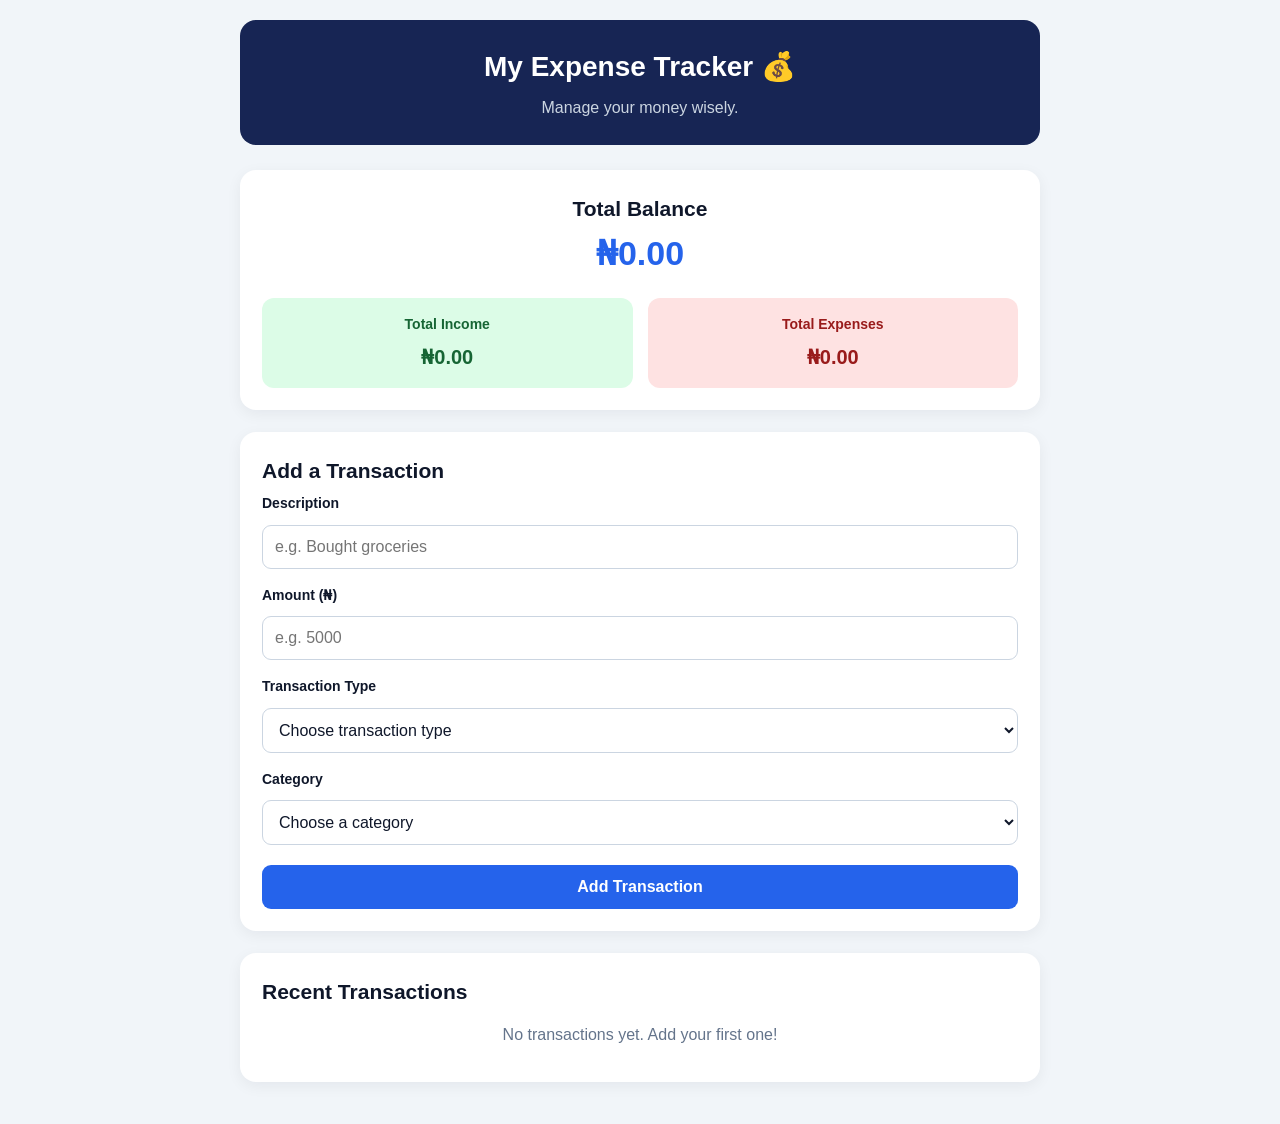
<file: index.html>
<!DOCTYPE html>
<html lang="en">
<head>
  <meta charset="UTF-8">
  <meta name="viewport" content="width=device-width, initial-scale=1.0">
  <title>Expense Tracker</title>
  <link rel="stylesheet" href="expense.css">
</head>
<body>

  <!-- HEADER -->
  <header>
    <h1>My Expense Tracker 💰</h1>
    <p>Manage your money wisely.</p>
  </header>

  <!-- MAIN CONTENT -->
  <main>

    <!-- BALANCE SUMMARY -->
    <section class="balance-section">
      <h2>Total Balance</h2>
      <p id="total-balance">₦0.00</p>

      <div class="summary-cards">
        <div class="income-card">
          <h3>Total Income</h3>
          <p id="total-income">₦0.00</p>
        </div>

        <div class="expense-card">
          <h3>Total Expenses</h3>
          <p id="total-expenses">₦0.00</p>
        </div>
      </div>
    </section>

    <!-- TRANSACTION FORM -->
    <section class="form-section">
      <h2>Add a Transaction</h2>

      <form id="transaction-form">

        <label for="description">Description</label>
        <input
          type="text"
          id="description"
          placeholder="e.g. Bought groceries"
          required
        >

        <label for="amount">Amount (₦)</label>
        <input
          type="number"
          id="amount"
          placeholder="e.g. 5000"
          min="0.01"
          step="0.01"
          required
        >

        <label for="type">Transaction Type</label>
        <select id="type" required>
          <option value="">Choose transaction type</option>
          <option value="income">Income</option>
          <option value="expense">Expense</option>
        </select>


        <label for="category">Category</label>
        <select id="category" required>
          <option value="">Choose a category</option>
          <option value="Salary">Salary</option>
          <option value="Business">Business</option>
          <option value="Food">Food</option>
          <option value="Transport">Transport</option>
          <option value="Bills">Bills</option>
          <option value="Shopping">Shopping</option>
          <option value="Other">Other</option>
        </select>

        <button type="submit">Add Transaction</button>

      </form>
    </section>

    <!-- TRANSACTION HISTORY -->
    <section class="history-section">
      <h2>Recent Transactions</h2>
      <ul id="transaction-list">
        <li id="empty-message">No transactions yet. Add your first one!</li>
      </ul>
    </section>

  </main>

  <script src="expense.js"></script>
</body>
</html>
</file>
<file: expense.css>
/* 1. BASIC RESET */
* {
  box-sizing: border-box;
  margin: 0;
  padding: 0;
}

/* 2. PAGE BACKGROUND AND TEXT */
body {
  font-family: Arial, sans-serif;
  background: #f1f5f9;
  color: #0f172a;
  line-height: 1.6;
  padding: 20px;
}

/* 3. HEADER */
header {
  background: #172554;
  color: white;
  text-align: center;
  padding: 25px 15px;
  border-radius: 16px;
  margin: 0 auto 25px;
  max-width: 800px;
}

header h1 {
  font-size: 28px;
  margin-bottom: 5px;
}

header p {
  color: #cbd5e1;
}

/* 4. MAIN LAYOUT */
main {
  max-width: 800px;
  margin: 0 auto;
}

/* 5. GENERAL SECTION CARDS */
section {
  background: white;
  padding: 22px;
  border-radius: 16px;
  margin-bottom: 22px;
  box-shadow: 0 4px 15px rgba(15, 23, 42, 0.06);
}

section h2 {
  font-size: 21px;
  
}

/* 6. BALANCE SUMMARY */
.balance-section {
  text-align: center;
}

#total-balance {
  font-size: 34px;
  font-weight: bold;
  color: #2563eb;
  margin-bottom: 18px;
}

.summary-cards {
  display: grid;
  grid-template-columns: repeat(2, minmax(0, 1fr));
  gap: 15px;
}

.income-card,
.expense-card {
  padding: 15px 10px;
  border-radius: 12px;
}

.income-card {
  background: #dcfce7;
  color: #166534;
}

.expense-card {
  background: #fee2e2;
  color: #991b1b;
}

.summary-cards h3 {
  font-size: 14px;
  margin-bottom: 5px;
}

.summary-cards p {
  font-size: 20px;
  font-weight: bold;
  overflow-wrap: anywhere;
}

/* 7. FORM INPUTS */
#transaction-form {
  display: flex;
  flex-direction: column;
  gap: 10px;
}

#transaction-form label {
  font-weight: bold;
  font-size: 14px;
  margin-top: 5px;
}

#transaction-form input,
#transaction-form select {
  width: 100%;
  padding: 12px;
  border: 1px solid #cbd5e1;
  border-radius: 9px;
  font-size: 16px;
  background: white;
  color: #0f172a;
}

#transaction-form input:focus,
#transaction-form select:focus {
  outline: 2px solid #2563eb;
  border-color: #2563eb;
}

/* 8. BUTTON */
#transaction-form button {
  background: #2563eb;
  color: white;
  border: none;
  padding: 13px;
  border-radius: 9px;
  font-size: 16px;
  font-weight: bold;
  cursor: pointer;
  transition: background 0.2s ease;
  margin-top: 10px;
}

#transaction-form button:hover {
  background: #1d4ed8;
}

#transaction-list {
  list-style: none;
}

#transaction-list li {
  padding: 13px;
  border-bottom: 1px solid #e2e8f0;
  overflow-wrap: anywhere;
}

#transaction-list li:last-child {
  border-bottom: none;
}

#empty-message {
  color: #64748b;
  text-align: center;
}

/* 10. MOBILE RESPONSIVENESS */
@media (max-width: 480px) {
  body {
    padding: 12px;
  }

  header h1 {
    font-size: 23px;
  }

  section {
    padding: 16px;
  }

  #total-balance {
    font-size: 29px;
  }

  .summary-cards {
    gap: 9px;
  }
  .summary-cards h3 {
    font-size: 12px;
  }

  .summary-cards p {
    font-size: 17px;
  }
}
</file>
